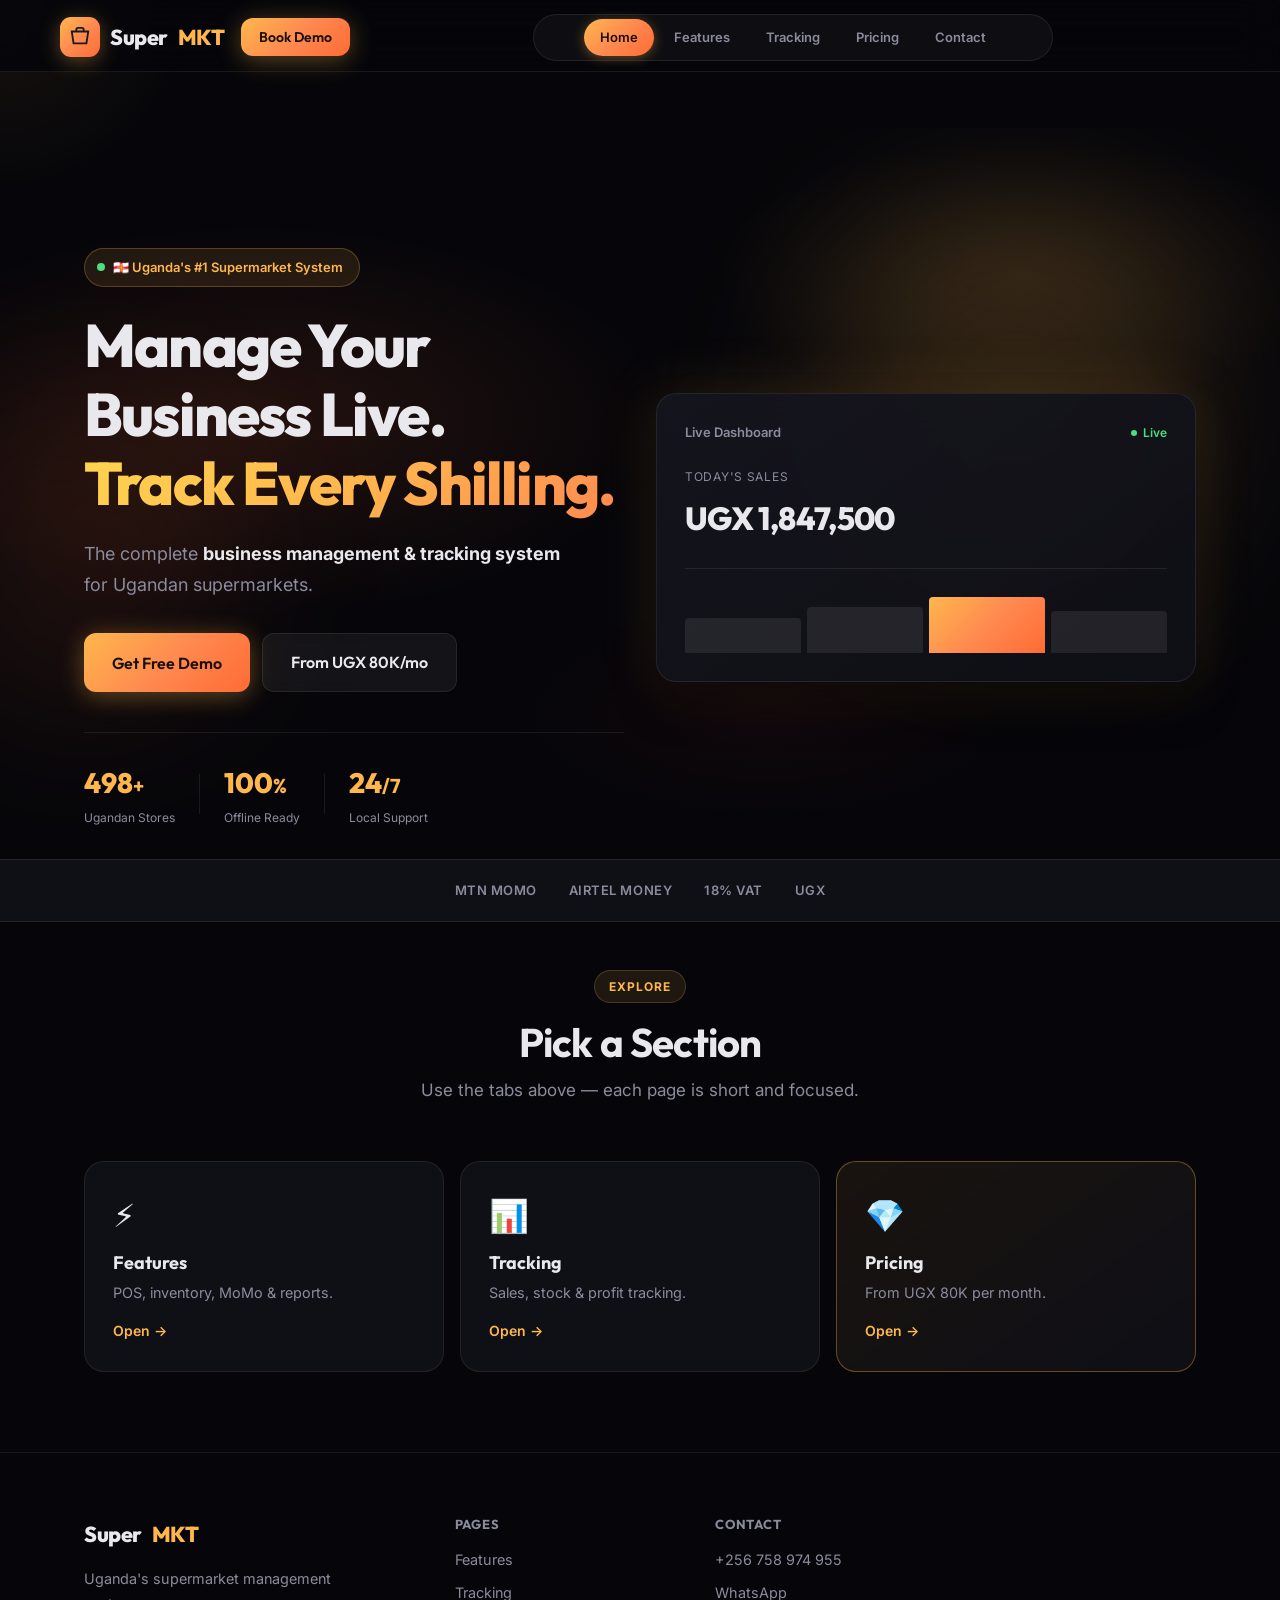
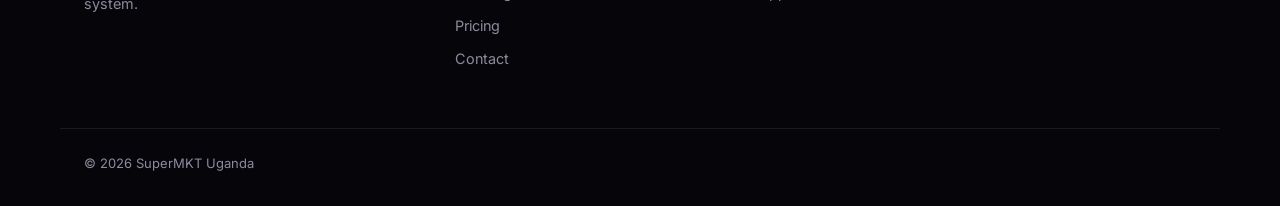
<file: index.html>
<!DOCTYPE html>
<html lang="en">
<head>
    <meta charset="UTF-8">
    <meta name="viewport" content="width=device-width, initial-scale=1.0">
    <title>Home | SuperMKT Uganda</title>
    <meta name="description" content="Uganda's #1 supermarket POS and business management system. From UGX 80,000/month.">
    <link rel="icon" type="image/png" href="logo.png">
    <link rel="apple-touch-icon" href="logo.png">
    <meta property="og:type" content="website">
    <meta property="og:site_name" content="SuperMKT Uganda">
    <meta property="og:title" content="Home | SuperMKT Uganda">
    <meta property="og:description" content="Uganda's #1 supermarket POS and business management system. From UGX 80,000/month.">
    <meta property="og:url" content="/">
    <meta property="og:image" content="/og-image.jpg">
    <meta property="og:image:type" content="image/jpeg">
    <meta property="og:image:width" content="1200">
    <meta property="og:image:height" content="630">
    <meta property="og:image:alt" content="ERP Family Supermarket - SuperMKT Uganda">
    <meta name="twitter:card" content="summary_large_image">
    <meta name="twitter:title" content="Home | SuperMKT Uganda">
    <meta name="twitter:description" content="Uganda's #1 supermarket POS and business management system. From UGX 80,000/month.">
    <meta name="twitter:image" content="/og-image.jpg">
    <meta name="twitter:image:alt" content="ERP Family Supermarket - SuperMKT Uganda">
    <link rel="image_src" href="/og-image.jpg">
    <meta itemprop="image" content="/og-image.jpg">
    <link rel="stylesheet" href="styles.css">
    <link rel="preconnect" href="https://fonts.googleapis.com">
    <link rel="preconnect" href="https://fonts.gstatic.com" crossorigin>
    <link href="https://fonts.googleapis.com/css2?family=Outfit:wght@400;500;600;700;800&family=Inter:wght@400;500;600&display=swap" rel="stylesheet">
</head>
<body data-page="home">
    <div class="cursor-glow" id="cursorGlow" aria-hidden="true"></div>

    <header class="site-header" id="nav">
        <div class="wrap header-inner">
            <a href="index.html" class="brand">
                <span class="brand-icon"><svg width="22" height="22" viewBox="0 0 24 24" fill="none"><path d="M3 6h18l-2 13H5L3 6z" stroke="currentColor" stroke-width="2"/><path d="M8 6V4a2 2 0 012-2h4a2 2 0 012 2v2" stroke="currentColor" stroke-width="2"/></svg></span>
                Super<span class="brand-accent">MKT</span>
            </a>
            <nav class="page-tabs" aria-label="Pages">
                <a href="index.html" class="page-tab" data-page="home">Home</a>
                <a href="features.html" class="page-tab" data-page="features">Features</a>
                <a href="tracking.html" class="page-tab" data-page="tracking">Tracking</a>
                <a href="pricing.html" class="page-tab" data-page="pricing">Pricing</a>
                <a href="contact.html" class="page-tab" data-page="contact">Contact</a>
            </nav>
            <button class="btn btn-gold btn-sm header-cta" data-open-modal="demo">Book Demo</button>
            <button class="nav-toggle" id="navToggle" aria-label="Menu"><span></span><span></span><span></span></button>
        </div>
    </header>

    <main class="page-main">
        <section class="hero hero-compact">
            <div class="hero-mesh" aria-hidden="true"></div>
            <div class="hero-orb hero-orb-1" aria-hidden="true"></div>
            <div class="hero-orb hero-orb-2" aria-hidden="true"></div>
            <div class="wrap hero-inner">
                <div class="hero-content reveal">
                    <div class="pill"><span class="pill-dot"></span> &#127468;&#127468; Uganda's #1 Supermarket System</div>
                    <h1>Manage Your Business Live.<br><span class="text-gradient">Track Every Shilling.</span></h1>
                    <p class="hero-sub">The complete <strong>business management &amp; tracking system</strong> for Ugandan supermarkets.</p>
                    <div class="hero-btns">
                        <button class="btn btn-gold btn-lg" data-open-modal="demo">Get Free Demo</button>
                        <a href="pricing.html" class="btn btn-glass btn-lg">From UGX 80K/mo</a>
                    </div>
                    <div class="hero-metrics">
                        <div class="metric" data-count="500"><span class="metric-num">0</span><span class="metric-suffix">+</span><span class="metric-label">Ugandan Stores</span></div>
                        <div class="metric-divider"></div>
                        <div class="metric"><span class="metric-num">100</span><span class="metric-suffix">%</span><span class="metric-label">Offline Ready</span></div>
                        <div class="metric-divider"></div>
                        <div class="metric"><span class="metric-num">24</span><span class="metric-suffix">/7</span><span class="metric-label">Local Support</span></div>
                    </div>
                </div>
                <div class="hero-panel reveal delay">
                    <div class="panel-glass">
                        <div class="panel-header"><span class="panel-title">Live Dashboard</span><span class="panel-live"><span></span> Live</span></div>
                        <div class="panel-hero-stat">
                            <span class="panel-label">Today's Sales</span>
                            <span class="panel-big" id="liveSales">UGX 1,847,500</span>
                        </div>
                        <div class="panel-bars" aria-hidden="true">
                            <div class="bar" style="--h:55%"></div><div class="bar" style="--h:72%"></div><div class="bar active" style="--h:88%"></div><div class="bar" style="--h:65%"></div>
                        </div>
                    </div>
                </div>
            </div>
        </section>
        <section class="strip"><div class="wrap strip-inner"><span>MTN MoMo</span><span>Airtel Money</span><span>18% VAT</span><span>UGX</span></div></section>
        <section class="section explore-section">
            <div class="wrap">
                <div class="section-head reveal"><span class="tag">Explore</span><h2>Pick a Section</h2><p>Use the tabs above — each page is short and focused.</p></div>
                <div class="explore-grid reveal">
                    <a href="features.html" class="explore-card"><span class="explore-icon">&#9889;</span><h3>Features</h3><p>POS, inventory, MoMo &amp; reports.</p><span class="explore-link">Open &rarr;</span></a>
                    <a href="tracking.html" class="explore-card"><span class="explore-icon">&#128202;</span><h3>Tracking</h3><p>Sales, stock &amp; profit tracking.</p><span class="explore-link">Open &rarr;</span></a>
                    <a href="pricing.html" class="explore-card featured-explore"><span class="explore-icon">&#128142;</span><h3>Pricing</h3><p>From UGX 80K per month.</p><span class="explore-link">Open &rarr;</span></a>
                </div>
            </div>
        </section>
    </main>

    <footer class="footer">
        <div class="wrap footer-grid">
            <div class="footer-brand"><a href="index.html" class="brand">Super<span class="brand-accent">MKT</span></a><p>Uganda's supermarket management system.</p></div>
            <div class="footer-col"><h4>Pages</h4><a href="features.html">Features</a><a href="tracking.html">Tracking</a><a href="pricing.html">Pricing</a><a href="contact.html">Contact</a></div>
            <div class="footer-col"><h4>Contact</h4><a href="tel:+256758974955">+256 758 974 955</a><a href="https://wa.me/256779654710">WhatsApp</a></div>
        </div>
        <div class="wrap footer-bottom"><p>&copy; 2026 SuperMKT Uganda</p></div>
    </footer>

    <div class="modal-overlay" id="modalOverlay" aria-hidden="true">
        <div class="modal" role="dialog" aria-modal="true">
            <button class="modal-close" id="modalClose" aria-label="Close">&times;</button>
            <div class="modal-header"><span class="tag">Free Demo</span><h2>Book Your Free Demo</h2></div>
            <form id="demoForm" class="modal-form">
                <div class="form-grid">
                    <div class="field"><label for="demoName">Name</label><input type="text" id="demoName" required></div>
                    <div class="field"><label for="demoPhone">Phone</label><input type="tel" id="demoPhone" required></div>
                </div>
                <div class="field"><label for="demoCity">City</label><input type="text" id="demoCity" required></div>
                <div class="field"><label for="demoPlan">Plan</label><select id="demoPlan"><option value="Starter">Starter 80K</option><option value="Professional" selected>Professional 120K</option><option value="Enterprise">Enterprise 150K</option></select></div>
                <div class="field"><label for="demoMsg">Message</label><textarea id="demoMsg" rows="3"></textarea></div>
                <button type="submit" class="btn btn-gold btn-block btn-lg">Send via WhatsApp</button>
            </form>
        </div>
    </div>
    <script src="script.js"></script>
</body>
</html>
</file>
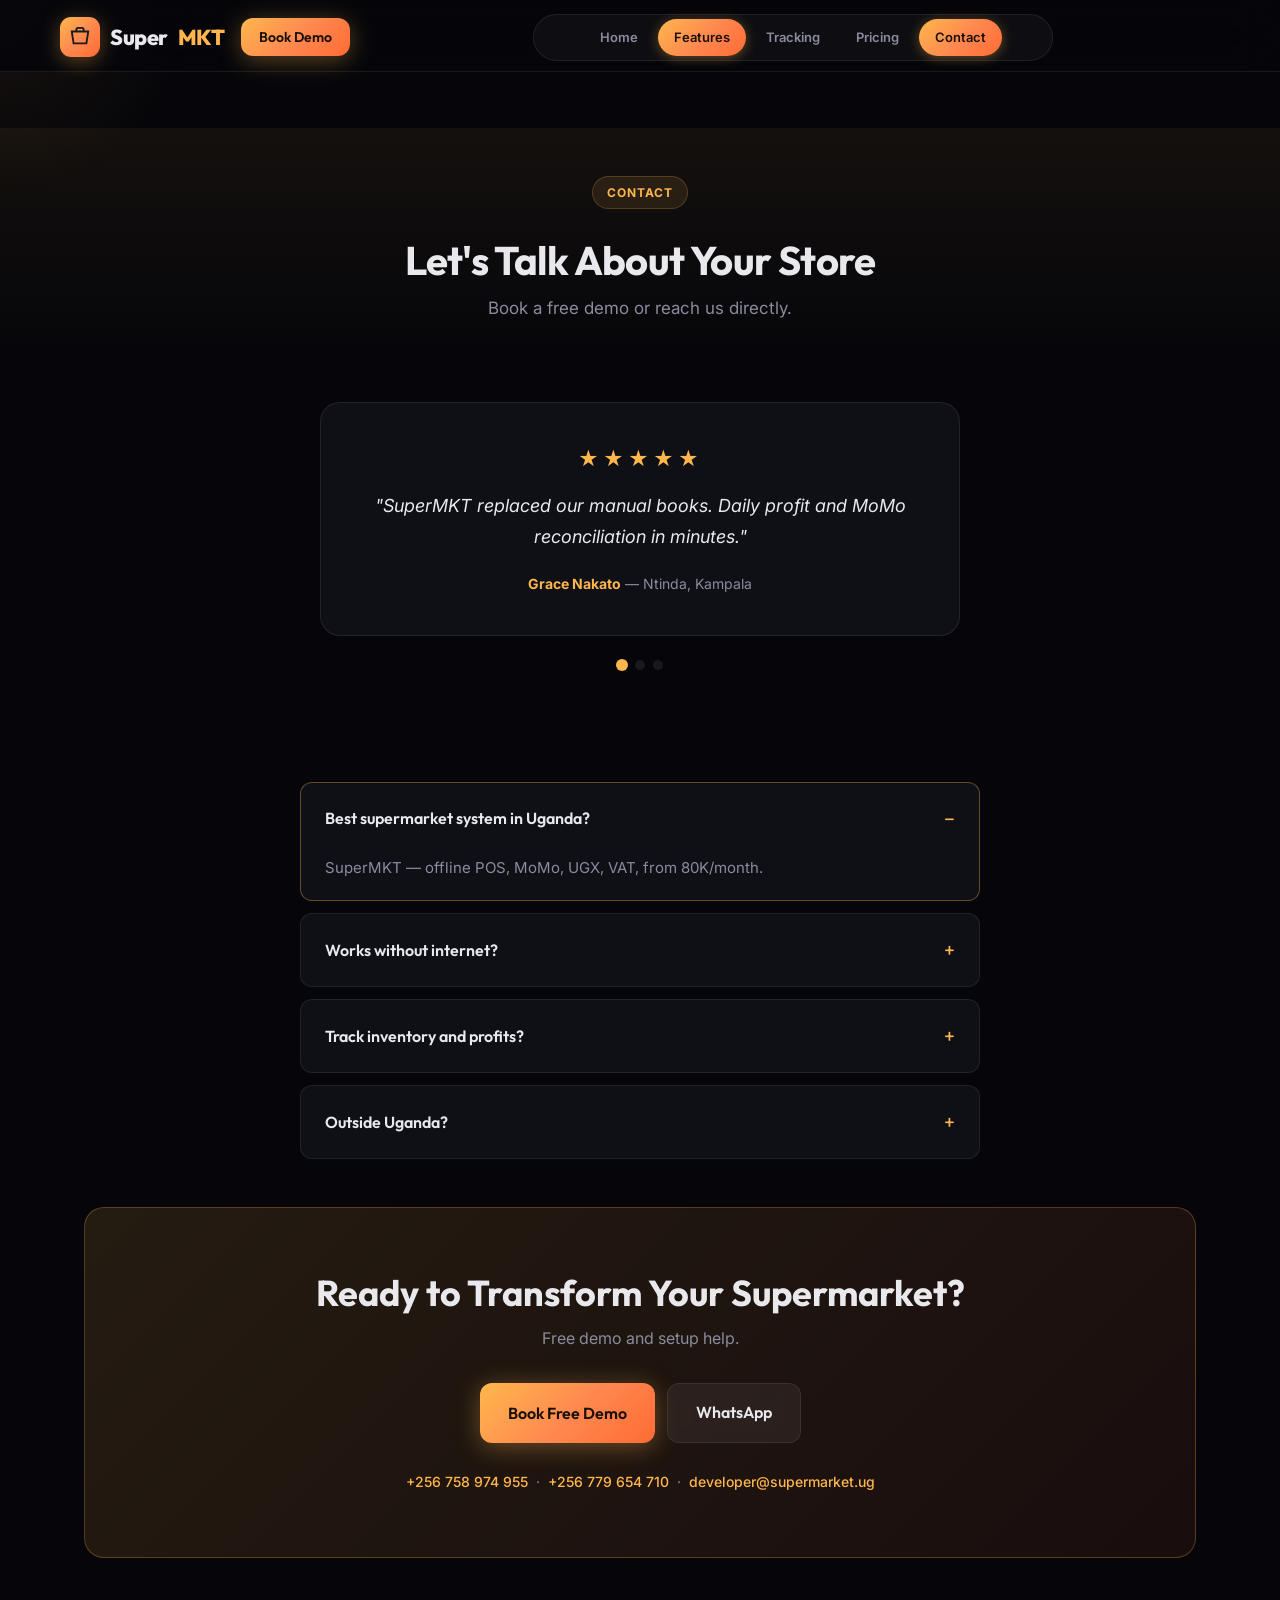
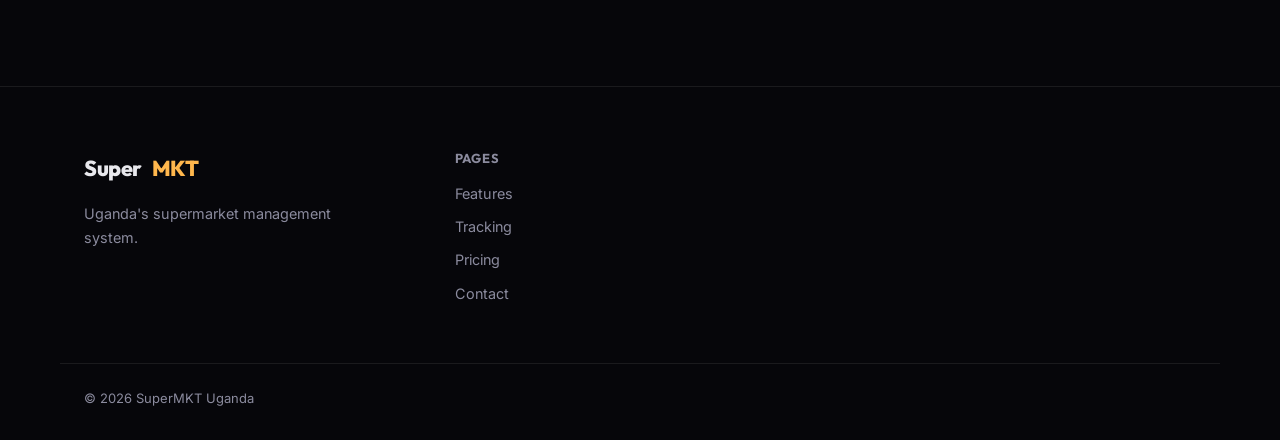
<file: contact.html>
<!DOCTYPE html>
<html lang="en">
<head>
    <meta charset="UTF-8">
    <meta name="viewport" content="width=device-width, initial-scale=1.0">
    <title>Contact | SuperMKT Uganda</title>
    <meta name="description" content="Contact SuperMKT Uganda for a free demo.">
    <link rel="icon" type="image/png" href="logo.png">
    <link rel="apple-touch-icon" href="logo.png">
    <meta property="og:type" content="website">
    <meta property="og:site_name" content="SuperMKT Uganda">
    <meta property="og:title" content="Contact | SuperMKT Uganda">
    <meta property="og:description" content="Contact SuperMKT Uganda for a free demo.">
    <meta property="og:url" content="/contact.html">
    <meta property="og:image" content="/og-image.jpg">
    <meta property="og:image:type" content="image/jpeg">
    <meta property="og:image:width" content="1200">
    <meta property="og:image:height" content="630">
    <meta property="og:image:alt" content="ERP Family Supermarket - SuperMKT Uganda">
    <meta name="twitter:card" content="summary_large_image">
    <meta name="twitter:title" content="Contact | SuperMKT Uganda">
    <meta name="twitter:description" content="Contact SuperMKT Uganda for a free demo.">
    <meta name="twitter:image" content="/og-image.jpg">
    <meta name="twitter:image:alt" content="ERP Family Supermarket - SuperMKT Uganda">
    <link rel="image_src" href="/og-image.jpg">
    <meta itemprop="image" content="/og-image.jpg">
    <link rel="stylesheet" href="styles.css">
    <link rel="preconnect" href="https://fonts.googleapis.com">
    <link rel="preconnect" href="https://fonts.gstatic.com" crossorigin>
    <link href="https://fonts.googleapis.com/css2?family=Outfit:wght@400;500;600;700;800&family=Inter:wght@400;500;600&display=swap" rel="stylesheet">
</head>
<body data-page="contact">
    <div class="cursor-glow" id="cursorGlow" aria-hidden="true"></div>
    <header class="site-header" id="nav">
        <div class="wrap header-inner">
            <a href="index.html" class="brand"><span class="brand-icon"><svg width="22" height="22" viewBox="0 0 24 24" fill="none"><path d="M3 6h18l-2 13H5L3 6z" stroke="currentColor" stroke-width="2"/><path d="M8 6V4a2 2 0 012-2h4a2 2 0 012 2v2" stroke="currentColor" stroke-width="2"/></svg></span>Super<span class="brand-accent">MKT</span></a>
            <nav class="page-tabs" aria-label="Pages">
                <a href="index.html" class="page-tab" data-page="home">Home</a>
                <a href="features.html" class="page-tab" data-page="contact">Features</a>
                <a href="tracking.html" class="page-tab" data-page="tracking">Tracking</a>
                <a href="pricing.html" class="page-tab" data-page="pricing">Pricing</a>
                <a href="contact.html" class="page-tab" data-page="contact">Contact</a>
            </nav>
            <button class="btn btn-gold btn-sm header-cta" data-open-modal="demo">Book Demo</button>
            <button class="nav-toggle" id="navToggle" aria-label="Menu"><span></span><span></span><span></span></button>
        </div>
    </header>
    <main class="page-main">
        <section class="page-hero"><div class="wrap"><span class="tag">Contact</span><h1>Let's Talk About Your Store</h1><p>Book a free demo or reach us directly.</p></div></section>
        <section class="section testimonials-section page-section"><div class="wrap">
            <div class="testimonial-slider reveal">
                <div class="t-card active" data-index="0"><div class="t-stars">★★★★★</div><p>"SuperMKT replaced our manual books. Daily profit and MoMo reconciliation in minutes."</p><footer><strong>Grace Nakato</strong> — Ntinda, Kampala</footer></div>
                <div class="t-card" data-index="1"><div class="t-stars">★★★★★</div><p>"Offline mode keeps sales going during power cuts."</p><footer><strong>David Okello</strong> — Jinja</footer></div>
                <div class="t-card" data-index="2"><div class="t-stars">★★★★★</div><p>"Best UGX 120K we spend monthly on our business."</p><footer><strong>Ruth Akello</strong> — Entebbe</footer></div>
                <div class="t-dots"><button class="t-dot active" data-slide="0"></button><button class="t-dot" data-slide="1"></button><button class="t-dot" data-slide="2"></button></div>
            </div>
        </section>
        <section class="section faq-section page-section"><div class="wrap"><div class="faq-grid reveal">
            <details class="faq" open><summary>Best supermarket system in Uganda?</summary><p>SuperMKT — offline POS, MoMo, UGX, VAT, from 80K/month.</p></details>
            <details class="faq"><summary>Works without internet?</summary><p>Yes. Sell offline; data syncs when online.</p></details>
            <details class="faq"><summary>Track inventory and profits?</summary><p>Real-time stock, expiry alerts, P and L reports included.</p></details>
            <details class="faq"><summary>Outside Uganda?</summary><p>Primary focus is Uganda; also Kenya, Tanzania, Rwanda, Burundi, South Sudan.</p></details>
        </div></div>
        <section class="section cta-section page-section"><div class="wrap"><div class="cta-box reveal">
            <h2>Ready to Transform Your Supermarket?</h2><p>Free demo and setup help.</p>
            <div class="cta-btns"><button class="btn btn-gold btn-lg" data-open-modal="demo">Book Free Demo</button><a href="https://wa.me/256779654710" class="btn btn-glass btn-lg" target="_blank" rel="noopener">WhatsApp</a></div>
            <div class="cta-contacts"><a href="tel:+256758974955">+256 758 974 955</a><span>·</span><a href="tel:+256779654710">+256 779 654 710</a><span>·</span><a href="mailto:developer@supermarket.ug">developer@supermarket.ug</a></div>
        </div></div></section>
    </main>
    <footer class="footer"><div class="wrap footer-grid"><div class="footer-brand"><a href="index.html" class="brand">Super<span class="brand-accent">MKT</span></a><p>Uganda's supermarket management system.</p></div><div class="footer-col"><h4>Pages</h4><a href="features.html">Features</a><a href="tracking.html">Tracking</a><a href="pricing.html">Pricing</a><a href="contact.html">Contact</a></div></div><div class="wrap footer-bottom"><p>&copy; 2026 SuperMKT Uganda</p></div></footer>
    <div class="modal-overlay" id="modalOverlay" aria-hidden="true"><div class="modal" role="dialog" aria-modal="true"><button class="modal-close" id="modalClose" aria-label="Close">&times;</button><div class="modal-header"><span class="tag">Free Demo</span><h2>Book Your Free Demo</h2></div><form id="demoForm" class="modal-form"><div class="form-grid"><div class="field"><label for="demoName">Name</label><input type="text" id="demoName" required></div><div class="field"><label for="demoPhone">Phone</label><input type="tel" id="demoPhone" required></div></div><div class="field"><label for="demoCity">City</label><input type="text" id="demoCity" required></div><div class="field"><label for="demoPlan">Plan</label><select id="demoPlan"><option value="Starter">Starter 80K</option><option value="Professional" selected>Professional 120K</option><option value="Enterprise">Enterprise 150K</option></select></div><div class="field"><label for="demoMsg">Message</label><textarea id="demoMsg" rows="3"></textarea></div><button type="submit" class="btn btn-gold btn-block btn-lg">Send via WhatsApp</button></form></div></div>
    <script src="script.js"></script>
</body>
</html>
</file>
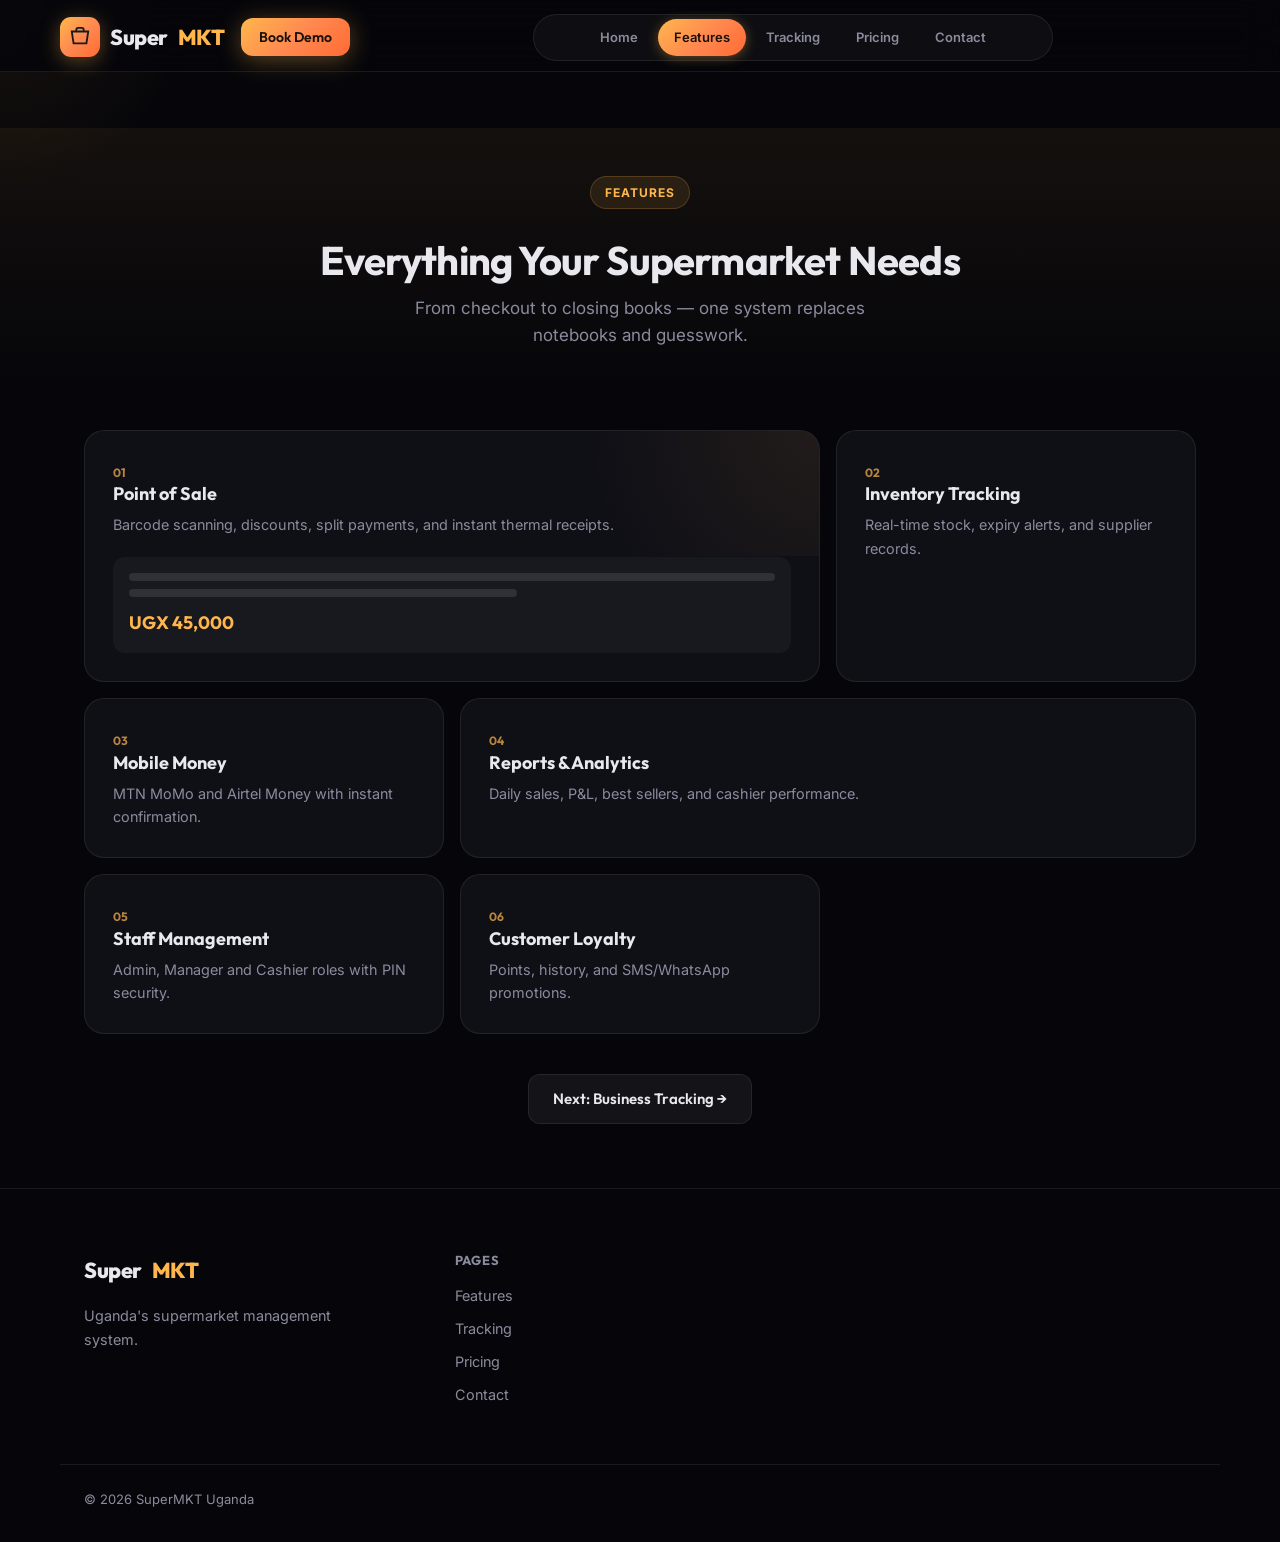
<file: features.html>
<!DOCTYPE html>
<html lang="en">
<head>
    <meta charset="UTF-8">
    <meta name="viewport" content="width=device-width, initial-scale=1.0">
    <title>Features | SuperMKT Uganda</title>
    <meta name="description" content="POS, inventory, mobile money, reports and more for Ugandan supermarkets.">
    <link rel="icon" type="image/png" href="logo.png">
    <link rel="apple-touch-icon" href="logo.png">
    <meta property="og:type" content="website">
    <meta property="og:site_name" content="SuperMKT Uganda">
    <meta property="og:title" content="Features | SuperMKT Uganda">
    <meta property="og:description" content="POS, inventory, mobile money, reports and more for Ugandan supermarkets.">
    <meta property="og:url" content="/features.html">
    <meta property="og:image" content="/og-image.jpg">
    <meta property="og:image:type" content="image/jpeg">
    <meta property="og:image:width" content="1200">
    <meta property="og:image:height" content="630">
    <meta property="og:image:alt" content="ERP Family Supermarket - SuperMKT Uganda">
    <meta name="twitter:card" content="summary_large_image">
    <meta name="twitter:title" content="Features | SuperMKT Uganda">
    <meta name="twitter:description" content="POS, inventory, mobile money, reports and more for Ugandan supermarkets.">
    <meta name="twitter:image" content="/og-image.jpg">
    <meta name="twitter:image:alt" content="ERP Family Supermarket - SuperMKT Uganda">
    <link rel="image_src" href="/og-image.jpg">
    <meta itemprop="image" content="/og-image.jpg">
    <link rel="stylesheet" href="styles.css">
    <link rel="preconnect" href="https://fonts.googleapis.com">
    <link rel="preconnect" href="https://fonts.gstatic.com" crossorigin>
    <link href="https://fonts.googleapis.com/css2?family=Outfit:wght@400;500;600;700;800&family=Inter:wght@400;500;600&display=swap" rel="stylesheet">
</head>
<body data-page="features">
    <div class="cursor-glow" id="cursorGlow" aria-hidden="true"></div>
    <header class="site-header" id="nav">
        <div class="wrap header-inner">
            <a href="index.html" class="brand"><span class="brand-icon"><svg width="22" height="22" viewBox="0 0 24 24" fill="none"><path d="M3 6h18l-2 13H5L3 6z" stroke="currentColor" stroke-width="2"/><path d="M8 6V4a2 2 0 012-2h4a2 2 0 012 2v2" stroke="currentColor" stroke-width="2"/></svg></span>Super<span class="brand-accent">MKT</span></a>
            <nav class="page-tabs" aria-label="Pages">
                <a href="index.html" class="page-tab" data-page="home">Home</a>
                <a href="features.html" class="page-tab" data-page="features">Features</a>
                <a href="tracking.html" class="page-tab" data-page="tracking">Tracking</a>
                <a href="pricing.html" class="page-tab" data-page="pricing">Pricing</a>
                <a href="contact.html" class="page-tab" data-page="contact">Contact</a>
            </nav>
            <button class="btn btn-gold btn-sm header-cta" data-open-modal="demo">Book Demo</button>
            <button class="nav-toggle" id="navToggle" aria-label="Menu"><span></span><span></span><span></span></button>
        </div>
    </header>
    <main class="page-main">
        <section class="page-hero"><div class="wrap"><span class="tag">Features</span><h1>Everything Your Supermarket Needs</h1><p>From checkout to closing books — one system replaces notebooks and guesswork.</p></div></section>
        <section class="section features-section page-section">
            <div class="wrap">
                <div class="bento reveal">
                    <article class="bento-card bento-lg" data-tilt><div class="bento-glow"></div><span class="bento-num">01</span><h3>Point of Sale</h3><p>Barcode scanning, discounts, split payments, and instant thermal receipts.</p><div class="bento-visual pos-visual"><div class="pos-line"></div><div class="pos-line short"></div><div class="pos-total">UGX 45,000</div></div></article>
                    <article class="bento-card" data-tilt><span class="bento-num">02</span><h3>Inventory Tracking</h3><p>Real-time stock, expiry alerts, and supplier records.</p></article>
                    <article class="bento-card" data-tilt><span class="bento-num">03</span><h3>Mobile Money</h3><p>MTN MoMo and Airtel Money with instant confirmation.</p></article>
                    <article class="bento-card bento-wide" data-tilt><span class="bento-num">04</span><h3>Reports &amp; Analytics</h3><p>Daily sales, P&amp;L, best sellers, and cashier performance.</p></article>
                    <article class="bento-card" data-tilt><span class="bento-num">05</span><h3>Staff Management</h3><p>Admin, Manager and Cashier roles with PIN security.</p></article>
                    <article class="bento-card" data-tilt><span class="bento-num">06</span><h3>Customer Loyalty</h3><p>Points, history, and SMS/WhatsApp promotions.</p></article>
                </div>
                <p class="page-nav-hint reveal"><a href="tracking.html" class="btn btn-glass">Next: Business Tracking &rarr;</a></p>
            </div>
        </section>
    </main>
    <footer class="footer"><div class="wrap footer-grid"><div class="footer-brand"><a href="index.html" class="brand">Super<span class="brand-accent">MKT</span></a><p>Uganda's supermarket management system.</p></div><div class="footer-col"><h4>Pages</h4><a href="features.html">Features</a><a href="tracking.html">Tracking</a><a href="pricing.html">Pricing</a><a href="contact.html">Contact</a></div></div><div class="wrap footer-bottom"><p>&copy; 2026 SuperMKT Uganda</p></div></footer>
    <div class="modal-overlay" id="modalOverlay" aria-hidden="true"><div class="modal" role="dialog" aria-modal="true"><button class="modal-close" id="modalClose" aria-label="Close">&times;</button><div class="modal-header"><span class="tag">Free Demo</span><h2>Book Your Free Demo</h2></div><form id="demoForm" class="modal-form"><div class="form-grid"><div class="field"><label for="demoName">Name</label><input type="text" id="demoName" required></div><div class="field"><label for="demoPhone">Phone</label><input type="tel" id="demoPhone" required></div></div><div class="field"><label for="demoCity">City</label><input type="text" id="demoCity" required></div><div class="field"><label for="demoPlan">Plan</label><select id="demoPlan"><option value="Starter">Starter 80K</option><option value="Professional" selected>Professional 120K</option><option value="Enterprise">Enterprise 150K</option></select></div><div class="field"><label for="demoMsg">Message</label><textarea id="demoMsg" rows="3"></textarea></div><button type="submit" class="btn btn-gold btn-block btn-lg">Send via WhatsApp</button></form></div></div>
    <script src="script.js"></script>
</body>
</html>
</file>
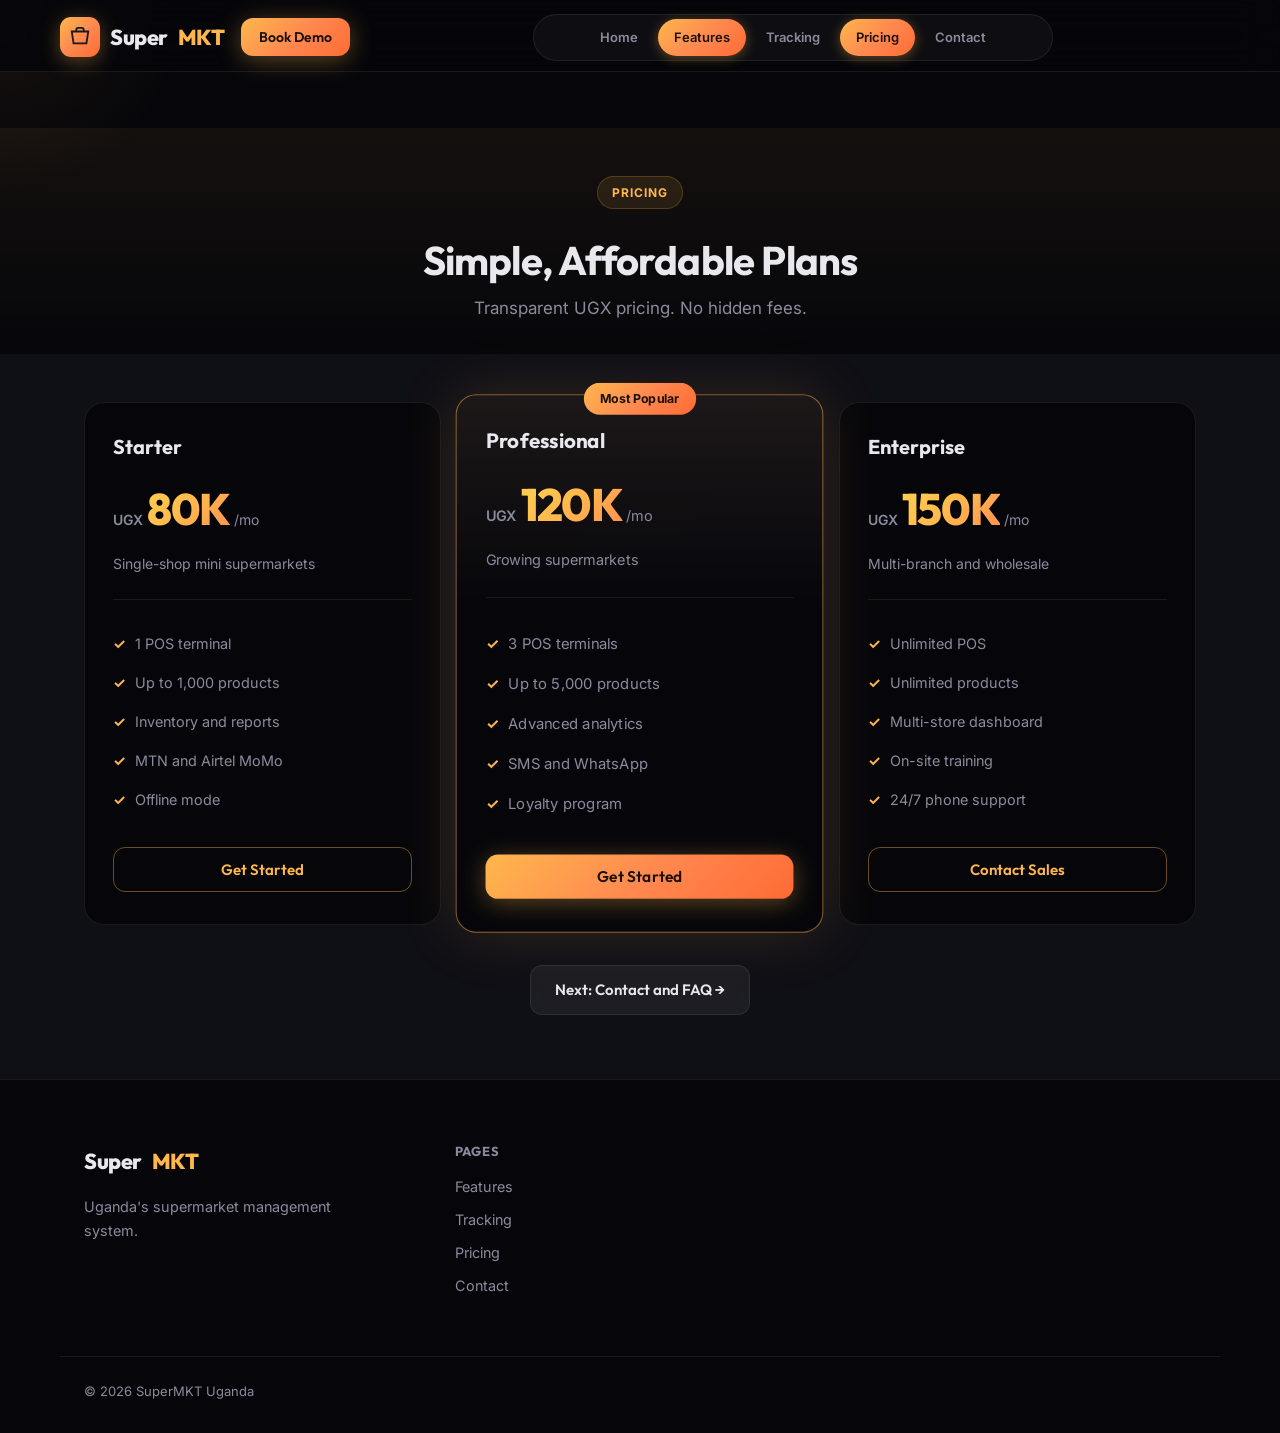
<file: pricing.html>
<!DOCTYPE html>
<html lang="en">
<head>
    <meta charset="UTF-8">
    <meta name="viewport" content="width=device-width, initial-scale=1.0">
    <title>Pricing | SuperMKT Uganda</title>
    <meta name="description" content="Plans from UGX 80K per month.">
    <link rel="icon" type="image/png" href="logo.png">
    <link rel="apple-touch-icon" href="logo.png">
    <meta property="og:type" content="website">
    <meta property="og:site_name" content="SuperMKT Uganda">
    <meta property="og:title" content="Pricing | SuperMKT Uganda">
    <meta property="og:description" content="Plans from UGX 80K per month.">
    <meta property="og:url" content="/pricing.html">
    <meta property="og:image" content="/og-image.jpg">
    <meta property="og:image:type" content="image/jpeg">
    <meta property="og:image:width" content="1200">
    <meta property="og:image:height" content="630">
    <meta property="og:image:alt" content="ERP Family Supermarket - SuperMKT Uganda">
    <meta name="twitter:card" content="summary_large_image">
    <meta name="twitter:title" content="Pricing | SuperMKT Uganda">
    <meta name="twitter:description" content="Plans from UGX 80K per month.">
    <meta name="twitter:image" content="/og-image.jpg">
    <meta name="twitter:image:alt" content="ERP Family Supermarket - SuperMKT Uganda">
    <link rel="image_src" href="/og-image.jpg">
    <meta itemprop="image" content="/og-image.jpg">
    <link rel="stylesheet" href="styles.css">
    <link rel="preconnect" href="https://fonts.googleapis.com">
    <link rel="preconnect" href="https://fonts.gstatic.com" crossorigin>
    <link href="https://fonts.googleapis.com/css2?family=Outfit:wght@400;500;600;700;800&family=Inter:wght@400;500;600&display=swap" rel="stylesheet">
</head>
<body data-page="pricing">
    <div class="cursor-glow" id="cursorGlow" aria-hidden="true"></div>
    <header class="site-header" id="nav">
        <div class="wrap header-inner">
            <a href="index.html" class="brand"><span class="brand-icon"><svg width="22" height="22" viewBox="0 0 24 24" fill="none"><path d="M3 6h18l-2 13H5L3 6z" stroke="currentColor" stroke-width="2"/><path d="M8 6V4a2 2 0 012-2h4a2 2 0 012 2v2" stroke="currentColor" stroke-width="2"/></svg></span>Super<span class="brand-accent">MKT</span></a>
            <nav class="page-tabs" aria-label="Pages">
                <a href="index.html" class="page-tab" data-page="home">Home</a>
                <a href="features.html" class="page-tab" data-page="pricing">Features</a>
                <a href="tracking.html" class="page-tab" data-page="tracking">Tracking</a>
                <a href="pricing.html" class="page-tab" data-page="pricing">Pricing</a>
                <a href="contact.html" class="page-tab" data-page="contact">Contact</a>
            </nav>
            <button class="btn btn-gold btn-sm header-cta" data-open-modal="demo">Book Demo</button>
            <button class="nav-toggle" id="navToggle" aria-label="Menu"><span></span><span></span><span></span></button>
        </div>
    </header>
    <main class="page-main">
        <section class="page-hero"><div class="wrap"><span class="tag">Pricing</span><h1>Simple, Affordable Plans</h1><p>Transparent UGX pricing. No hidden fees.</p></div></section>
        <section class="section pricing-section page-section"><div class="wrap">
            <div class="pricing-cards reveal">
                <article class="price-card"><h3>Starter</h3><div class="price"><span class="price-cur">UGX</span><span class="price-amt">80K</span><span class="price-per">/mo</span></div><p class="price-desc">Single-shop mini supermarkets</p><ul><li>1 POS terminal</li><li>Up to 1,000 products</li><li>Inventory and reports</li><li>MTN and Airtel MoMo</li><li>Offline mode</li></ul><button class="btn btn-outline btn-block" data-open-modal="demo" data-plan="Starter">Get Started</button></article>
                <article class="price-card featured"><span class="price-badge">Most Popular</span><h3>Professional</h3><div class="price"><span class="price-cur">UGX</span><span class="price-amt">120K</span><span class="price-per">/mo</span></div><p class="price-desc">Growing supermarkets</p><ul><li>3 POS terminals</li><li>Up to 5,000 products</li><li>Advanced analytics</li><li>SMS and WhatsApp</li><li>Loyalty program</li></ul><button class="btn btn-gold btn-block" data-open-modal="demo" data-plan="Professional">Get Started</button></article>
                <article class="price-card"><h3>Enterprise</h3><div class="price"><span class="price-cur">UGX</span><span class="price-amt">150K</span><span class="price-per">/mo</span></div><p class="price-desc">Multi-branch and wholesale</p><ul><li>Unlimited POS</li><li>Unlimited products</li><li>Multi-store dashboard</li><li>On-site training</li><li>24/7 phone support</li></ul><button class="btn btn-outline btn-block" data-open-modal="demo" data-plan="Enterprise">Contact Sales</button></article>
            </div>
            <p class="page-nav-hint reveal"><a href="contact.html" class="btn btn-glass">Next: Contact and FAQ &rarr;</a></p>
        </div></section></main>
    <footer class="footer"><div class="wrap footer-grid"><div class="footer-brand"><a href="index.html" class="brand">Super<span class="brand-accent">MKT</span></a><p>Uganda's supermarket management system.</p></div><div class="footer-col"><h4>Pages</h4><a href="features.html">Features</a><a href="tracking.html">Tracking</a><a href="pricing.html">Pricing</a><a href="contact.html">Contact</a></div></div><div class="wrap footer-bottom"><p>&copy; 2026 SuperMKT Uganda</p></div></footer>
    <div class="modal-overlay" id="modalOverlay" aria-hidden="true"><div class="modal" role="dialog" aria-modal="true"><button class="modal-close" id="modalClose" aria-label="Close">&times;</button><div class="modal-header"><span class="tag">Free Demo</span><h2>Book Your Free Demo</h2></div><form id="demoForm" class="modal-form"><div class="form-grid"><div class="field"><label for="demoName">Name</label><input type="text" id="demoName" required></div><div class="field"><label for="demoPhone">Phone</label><input type="tel" id="demoPhone" required></div></div><div class="field"><label for="demoCity">City</label><input type="text" id="demoCity" required></div><div class="field"><label for="demoPlan">Plan</label><select id="demoPlan"><option value="Starter">Starter 80K</option><option value="Professional" selected>Professional 120K</option><option value="Enterprise">Enterprise 150K</option></select></div><div class="field"><label for="demoMsg">Message</label><textarea id="demoMsg" rows="3"></textarea></div><button type="submit" class="btn btn-gold btn-block btn-lg">Send via WhatsApp</button></form></div></div>
    <script src="script.js"></script>
</body>
</html>
</file>
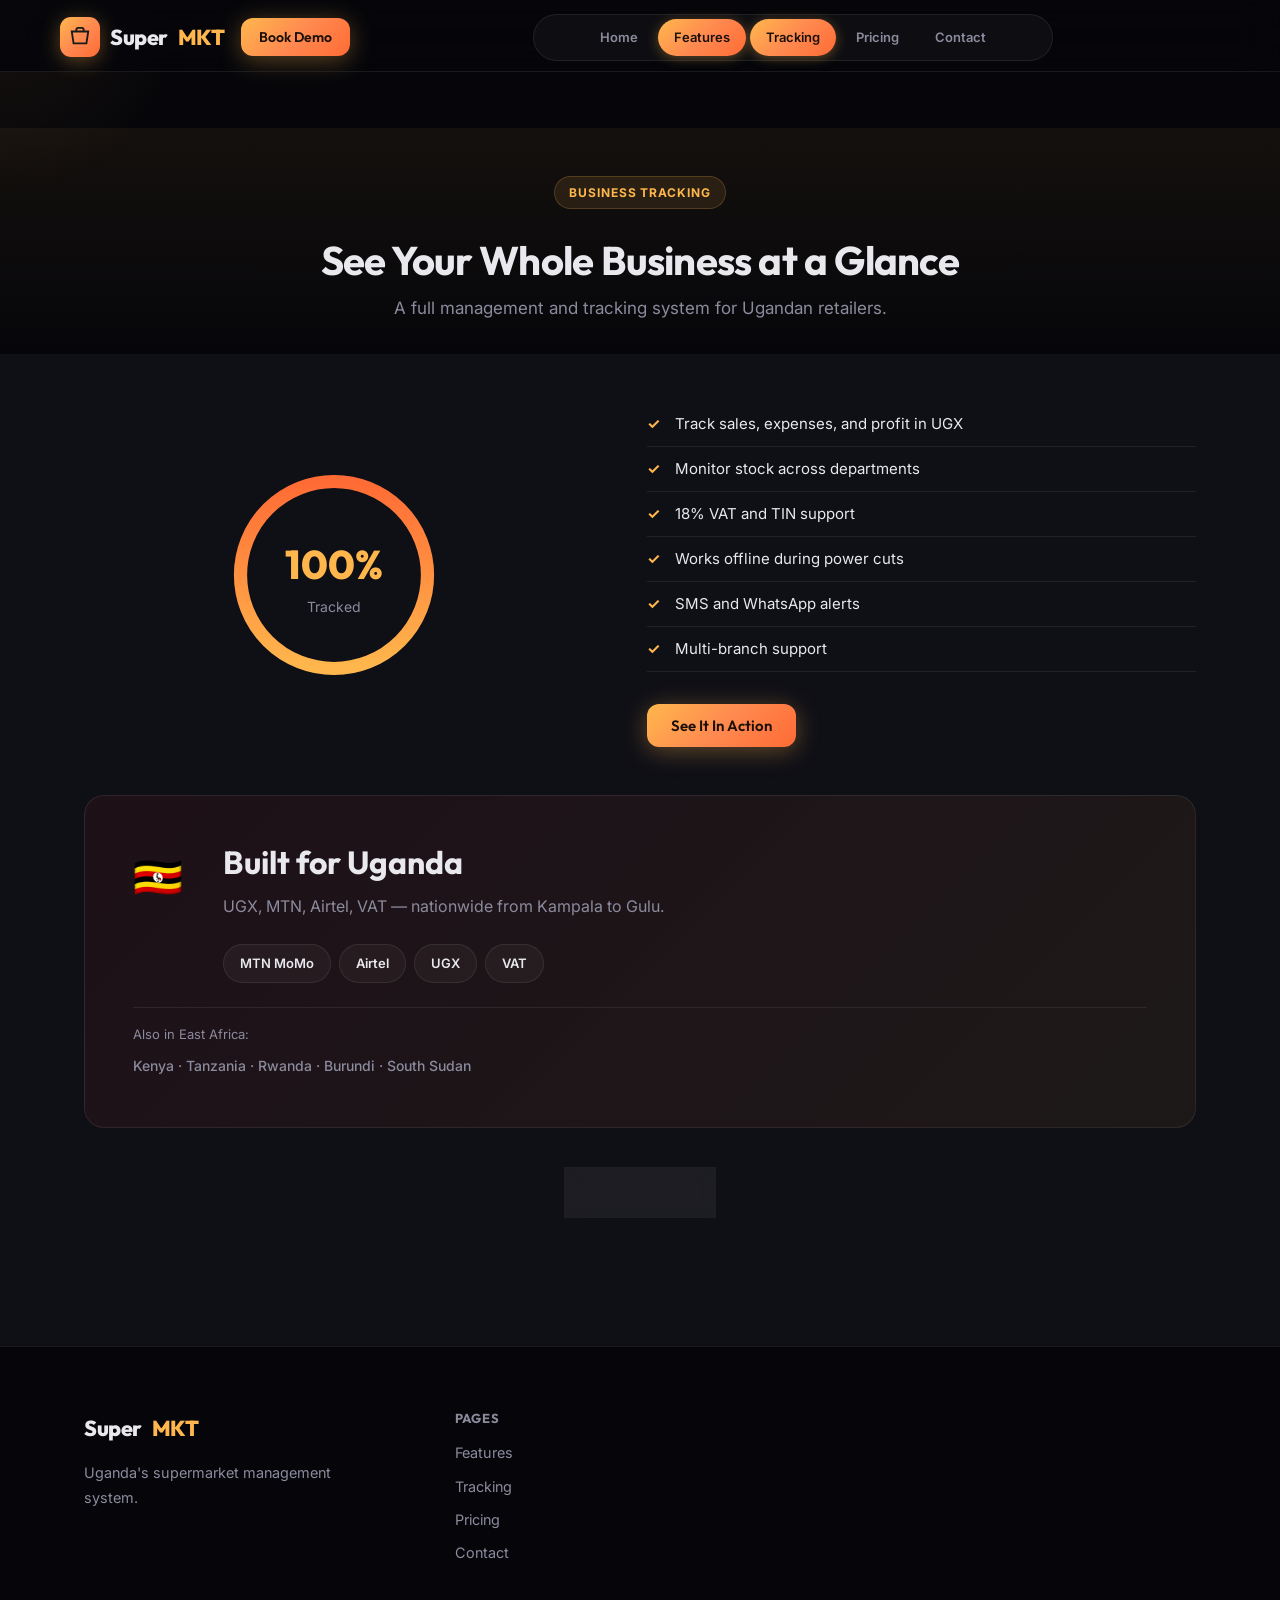
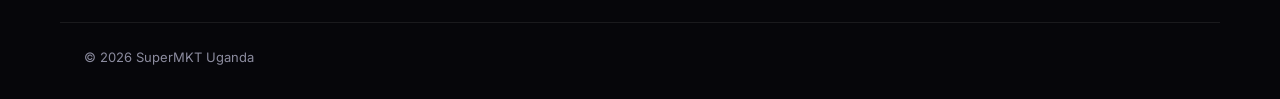
<file: tracking.html>
<!DOCTYPE html>
<html lang="en">
<head>
    <meta charset="UTF-8">
    <meta name="viewport" content="width=device-width, initial-scale=1.0">
    <title>Tracking | SuperMKT Uganda</title>
    <meta name="description" content="Business tracking for Ugandan supermarkets.">
    <link rel="icon" type="image/png" href="logo.png">
    <link rel="apple-touch-icon" href="logo.png">
    <meta property="og:type" content="website">
    <meta property="og:site_name" content="SuperMKT Uganda">
    <meta property="og:title" content="Tracking | SuperMKT Uganda">
    <meta property="og:description" content="Business tracking for Ugandan supermarkets.">
    <meta property="og:url" content="/tracking.html">
    <meta property="og:image" content="/og-image.jpg">
    <meta property="og:image:type" content="image/jpeg">
    <meta property="og:image:width" content="1200">
    <meta property="og:image:height" content="630">
    <meta property="og:image:alt" content="ERP Family Supermarket - SuperMKT Uganda">
    <meta name="twitter:card" content="summary_large_image">
    <meta name="twitter:title" content="Tracking | SuperMKT Uganda">
    <meta name="twitter:description" content="Business tracking for Ugandan supermarkets.">
    <meta name="twitter:image" content="/og-image.jpg">
    <meta name="twitter:image:alt" content="ERP Family Supermarket - SuperMKT Uganda">
    <link rel="image_src" href="/og-image.jpg">
    <meta itemprop="image" content="/og-image.jpg">
    <link rel="stylesheet" href="styles.css">
    <link rel="preconnect" href="https://fonts.googleapis.com">
    <link rel="preconnect" href="https://fonts.gstatic.com" crossorigin>
    <link href="https://fonts.googleapis.com/css2?family=Outfit:wght@400;500;600;700;800&family=Inter:wght@400;500;600&display=swap" rel="stylesheet">
</head>
<body data-page="tracking">
    <div class="cursor-glow" id="cursorGlow" aria-hidden="true"></div>
    <header class="site-header" id="nav">
        <div class="wrap header-inner">
            <a href="index.html" class="brand"><span class="brand-icon"><svg width="22" height="22" viewBox="0 0 24 24" fill="none"><path d="M3 6h18l-2 13H5L3 6z" stroke="currentColor" stroke-width="2"/><path d="M8 6V4a2 2 0 012-2h4a2 2 0 012 2v2" stroke="currentColor" stroke-width="2"/></svg></span>Super<span class="brand-accent">MKT</span></a>
            <nav class="page-tabs" aria-label="Pages">
                <a href="index.html" class="page-tab" data-page="home">Home</a>
                <a href="features.html" class="page-tab" data-page="tracking">Features</a>
                <a href="tracking.html" class="page-tab" data-page="tracking">Tracking</a>
                <a href="pricing.html" class="page-tab" data-page="pricing">Pricing</a>
                <a href="contact.html" class="page-tab" data-page="contact">Contact</a>
            </nav>
            <button class="btn btn-gold btn-sm header-cta" data-open-modal="demo">Book Demo</button>
            <button class="nav-toggle" id="navToggle" aria-label="Menu"><span></span><span></span><span></span></button>
        </div>
    </header>
    <main class="page-main">
        <section class="page-hero"><div class="wrap"><span class="tag">Business Tracking</span><h1>See Your Whole Business at a Glance</h1><p>A full management and tracking system for Ugandan retailers.</p></div></section>
        <section class="section tracking-section page-section"><div class="wrap tracking-layout">
            <div class="tracking-visual reveal"><div class="track-ring">
                <svg viewBox="0 0 200 200" class="ring-svg"><circle cx="100" cy="100" r="85" fill="none" stroke="rgba(255,183,77,0.15)" stroke-width="12"/><circle cx="100" cy="100" r="85" fill="none" stroke="url(#ringGrad)" stroke-width="12" stroke-linecap="round" stroke-dasharray="534" stroke-dashoffset="134" class="ring-progress"/><defs><linearGradient id="ringGrad" x1="0%" y1="0%" x2="100%" y2="0%"><stop offset="0%" stop-color="#FFB74D"/><stop offset="100%" stop-color="#FF6B35"/></linearGradient></defs></svg>
                <div class="ring-center"><span class="ring-val">100%</span><span class="ring-lbl">Tracked</span></div></div></div>
            <div class="tracking-copy reveal delay"><ul class="check-list">
                <li>Track sales, expenses, and profit in UGX</li><li>Monitor stock across departments</li><li>18% VAT and TIN support</li><li>Works offline during power cuts</li><li>SMS and WhatsApp alerts</li><li>Multi-branch support</li>
            </ul><button class="btn btn-gold" data-open-modal="demo">See It In Action</button></div></div>
        <section class="section uganda-section page-section"><div class="wrap"><div class="uganda-card reveal">
            <div class="uganda-flag">🇺🇬</div><div class="uganda-text"><h2>Built for Uganda</h2><p>UGX, MTN, Airtel, VAT — nationwide from Kampala to Gulu.</p></div>
            <div class="uganda-chips"><span>MTN MoMo</span><span>Airtel</span><span>UGX</span><span>VAT</span></div>
            <p class="uganda-expand"><small>Also in East Africa:</small><span class="ea-list">Kenya · Tanzania · Rwanda · Burundi · South Sudan</span></p>
        </div><p class="page-nav-hint reveal"><a href="pricing.html" class="btn btn-glass">Next: Pricing &rarr;</a></p></div></section></main>
    <footer class="footer"><div class="wrap footer-grid"><div class="footer-brand"><a href="index.html" class="brand">Super<span class="brand-accent">MKT</span></a><p>Uganda's supermarket management system.</p></div><div class="footer-col"><h4>Pages</h4><a href="features.html">Features</a><a href="tracking.html">Tracking</a><a href="pricing.html">Pricing</a><a href="contact.html">Contact</a></div></div><div class="wrap footer-bottom"><p>&copy; 2026 SuperMKT Uganda</p></div></footer>
    <div class="modal-overlay" id="modalOverlay" aria-hidden="true"><div class="modal" role="dialog" aria-modal="true"><button class="modal-close" id="modalClose" aria-label="Close">&times;</button><div class="modal-header"><span class="tag">Free Demo</span><h2>Book Your Free Demo</h2></div><form id="demoForm" class="modal-form"><div class="form-grid"><div class="field"><label for="demoName">Name</label><input type="text" id="demoName" required></div><div class="field"><label for="demoPhone">Phone</label><input type="tel" id="demoPhone" required></div></div><div class="field"><label for="demoCity">City</label><input type="text" id="demoCity" required></div><div class="field"><label for="demoPlan">Plan</label><select id="demoPlan"><option value="Starter">Starter 80K</option><option value="Professional" selected>Professional 120K</option><option value="Enterprise">Enterprise 150K</option></select></div><div class="field"><label for="demoMsg">Message</label><textarea id="demoMsg" rows="3"></textarea></div><button type="submit" class="btn btn-gold btn-block btn-lg">Send via WhatsApp</button></form></div></div>
    <script src="script.js"></script>
</body>
</html>
</file>
<file: styles.css>
/* SuperMKT Uganda — Premium Landing */
*, *::before, *::after { margin: 0; padding: 0; box-sizing: border-box; }

:root {
    --bg: #06060a;
    --bg-card: #0f0f16;
    --bg-elevated: #16161f;
    --surface: rgba(255, 255, 255, 0.04);
    --border: rgba(255, 255, 255, 0.08);
    --border-hover: rgba(255, 183, 77, 0.35);
    --text: #e8e8ed;
    --text-muted: #8b8b9e;
    --gold: #ffb74d;
    --gold-bright: #ffc107;
    --orange: #ff6b35;
    --red-ug: #d32f2f;
    --gradient: linear-gradient(135deg, #ffb74d 0%, #ff8a50 50%, #ff6b35 100%);
    --gradient-text: linear-gradient(135deg, #ffd54f, #ffb74d, #ff8a50);
    --glow: 0 0 60px rgba(255, 183, 77, 0.15);
    --shadow: 0 24px 48px -12px rgba(0, 0, 0, 0.6);
    --radius: 20px;
    --radius-sm: 12px;
    --font: 'Outfit', system-ui, sans-serif;
    --font-body: 'Inter', system-ui, sans-serif;
    --ease: cubic-bezier(0.22, 1, 0.36, 1);
    --nav-h: 72px;
    --header-h: 128px;
}

html { scroll-behavior: smooth; }

body {
    font-family: var(--font-body);
    background: var(--bg);
    color: var(--text);
    line-height: 1.6;
    overflow-x: hidden;
    -webkit-font-smoothing: antialiased;
}

.wrap {
    max-width: 1160px;
    margin: 0 auto;
    padding: 0 24px;
}

h1, h2, h3, h4 { font-family: var(--font); font-weight: 700; line-height: 1.15; }

a { color: inherit; text-decoration: none; }

/* Cursor glow (desktop) */
.cursor-glow {
    position: fixed;
    width: 400px;
    height: 400px;
    border-radius: 50%;
    background: radial-gradient(circle, rgba(255, 183, 77, 0.08) 0%, transparent 70%);
    pointer-events: none;
    z-index: 0;
    transform: translate(-50%, -50%);
    transition: opacity 0.3s;
    opacity: 0;
}

@media (hover: hover) and (pointer: fine) {
    .cursor-glow { opacity: 1; }
}

/* Nav */
.nav {
    position: fixed;
    top: 0; left: 0; right: 0;
    z-index: 1000;
    height: var(--nav-h);
    display: flex;
    align-items: center;
    transition: background 0.4s var(--ease), border-color 0.4s;
    border-bottom: 1px solid transparent;
}

.nav.scrolled {
    background: rgba(6, 6, 10, 0.85);
    backdrop-filter: blur(20px);
    -webkit-backdrop-filter: blur(20px);
    border-bottom-color: var(--border);
}

.nav-wrap {
    display: flex;
    align-items: center;
    justify-content: space-between;
    width: 100%;
}

.brand {
    display: flex;
    align-items: center;
    gap: 10px;
    font-family: var(--font);
    font-size: 1.35rem;
    font-weight: 800;
    color: var(--text);
    letter-spacing: -0.02em;
}

.brand-icon {
    width: 40px;
    height: 40px;
    display: flex;
    align-items: center;
    justify-content: center;
    background: var(--gradient);
    border-radius: 11px;
    color: #1a1a1a;
    box-shadow: 0 4px 20px rgba(255, 183, 77, 0.35);
}

.brand-accent { color: var(--gold); }

.nav-links {
    display: flex;
    align-items: center;
    gap: 2rem;
}

.nav-links a {
    font-size: 0.9rem;
    font-weight: 500;
    color: var(--text-muted);
    transition: color 0.25s;
    position: relative;
}

.nav-links a::after {
    content: '';
    position: absolute;
    bottom: -4px; left: 0;
    width: 0; height: 2px;
    background: var(--gradient);
    border-radius: 2px;
    transition: width 0.3s var(--ease);
}

.nav-links a:hover { color: var(--text); }
.nav-links a:hover::after { width: 100%; }

.nav-toggle {
    display: none;
    flex-direction: column;
    gap: 5px;
    background: none;
    border: none;
    cursor: pointer;
    padding: 8px;
}

.nav-toggle span {
    width: 24px;
    height: 2px;
    background: var(--text);
    border-radius: 2px;
    transition: 0.3s;
}

/* Buttons */
.btn {
    display: inline-flex;
    align-items: center;
    justify-content: center;
    gap: 8px;
    padding: 12px 24px;
    border-radius: var(--radius-sm);
    font-family: var(--font);
    font-weight: 600;
    font-size: 0.9375rem;
    border: none;
    cursor: pointer;
    transition: transform 0.25s var(--ease), box-shadow 0.25s, background 0.25s;
}

.btn:active { transform: scale(0.97); }

.btn-gold {
    background: var(--gradient);
    color: #1a1008;
    box-shadow: 0 4px 24px rgba(255, 183, 77, 0.35);
}

.btn-gold:hover {
    transform: translateY(-2px);
    box-shadow: 0 8px 32px rgba(255, 183, 77, 0.45);
}

.btn-glass {
    background: rgba(255, 255, 255, 0.06);
    color: var(--text);
    border: 1px solid var(--border);
    backdrop-filter: blur(8px);
}

.btn-glass:hover {
    background: rgba(255, 255, 255, 0.1);
    border-color: rgba(255, 255, 255, 0.15);
}

.btn-outline {
    background: transparent;
    color: var(--gold);
    border: 1.5px solid rgba(255, 183, 77, 0.4);
}

.btn-outline:hover {
    background: rgba(255, 183, 77, 0.08);
    border-color: var(--gold);
}

.btn-sm { padding: 10px 18px; font-size: 0.875rem; }
.btn-lg { padding: 16px 28px; font-size: 1rem; }
.btn-block { width: 100%; }

/* Hero */
.hero {
    position: relative;
    min-height: 100vh;
    padding: calc(var(--nav-h) + 48px) 0 80px;
    display: flex;
    align-items: center;
    overflow: hidden;
}

.hero-mesh {
    position: absolute;
    inset: 0;
    background:
        radial-gradient(ellipse 60% 50% at 20% 40%, rgba(255, 107, 53, 0.12) 0%, transparent 55%),
        radial-gradient(ellipse 50% 40% at 80% 20%, rgba(255, 183, 77, 0.1) 0%, transparent 50%),
        radial-gradient(ellipse 40% 30% at 60% 80%, rgba(211, 47, 47, 0.06) 0%, transparent 50%);
}

.hero-orb {
    position: absolute;
    border-radius: 50%;
    filter: blur(80px);
    animation: orbFloat 8s ease-in-out infinite;
}

.hero-orb-1 {
    width: 400px; height: 400px;
    background: rgba(255, 183, 77, 0.12);
    top: 10%; right: 5%;
}

.hero-orb-2 {
    width: 300px; height: 300px;
    background: rgba(255, 107, 53, 0.1);
    bottom: 20%; left: -5%;
    animation-delay: -4s;
}

@keyframes orbFloat {
    0%, 100% { transform: translate(0, 0); }
    50% { transform: translate(20px, -30px); }
}

.hero-inner {
    position: relative;
    display: grid;
    grid-template-columns: 1fr 1fr;
    gap: 48px;
    align-items: center;
    z-index: 1;
}

.pill {
    display: inline-flex;
    align-items: center;
    gap: 8px;
    padding: 8px 16px 8px 12px;
    background: rgba(255, 183, 77, 0.1);
    border: 1px solid rgba(255, 183, 77, 0.25);
    border-radius: 100px;
    font-size: 0.8125rem;
    font-weight: 600;
    color: var(--gold);
    margin-bottom: 24px;
}

.pill-dot {
    width: 8px; height: 8px;
    background: #4ade80;
    border-radius: 50%;
    animation: pulse 2s infinite;
}

@keyframes pulse {
    0%, 100% { opacity: 1; box-shadow: 0 0 0 0 rgba(74, 222, 128, 0.5); }
    50% { opacity: 0.8; box-shadow: 0 0 0 6px rgba(74, 222, 128, 0); }
}

.hero h1 {
    font-size: clamp(2.25rem, 5vw, 3.75rem);
    font-weight: 800;
    letter-spacing: -0.03em;
    margin-bottom: 20px;
    color: var(--text);
}

.text-gradient {
    background: var(--gradient-text);
    -webkit-background-clip: text;
    -webkit-text-fill-color: transparent;
    background-clip: text;
}

.hero-sub {
    font-size: 1.125rem;
    color: var(--text-muted);
    max-width: 480px;
    margin-bottom: 32px;
    line-height: 1.75;
}

.hero-sub strong { color: var(--text); }

.hero-btns {
    display: flex;
    flex-wrap: wrap;
    gap: 12px;
    margin-bottom: 40px;
}

.hero-metrics {
    display: flex;
    align-items: center;
    gap: 24px;
    padding-top: 28px;
    border-top: 1px solid var(--border);
}

.metric-num {
    font-family: var(--font);
    font-size: 1.75rem;
    font-weight: 800;
    color: var(--gold);
}

.metric-suffix {
    font-family: var(--font);
    font-size: 1.25rem;
    font-weight: 700;
    color: var(--gold);
}

.metric-label {
    display: block;
    font-size: 0.75rem;
    color: var(--text-muted);
    margin-top: 2px;
}

.metric-divider {
    width: 1px;
    height: 40px;
    background: var(--border);
}

/* Hero panel */
.hero-panel { position: relative; }

.panel-glass {
    background: linear-gradient(145deg, rgba(22, 22, 31, 0.9), rgba(15, 15, 22, 0.95));
    border: 1px solid var(--border);
    border-radius: var(--radius);
    padding: 28px;
    box-shadow: var(--shadow), var(--glow);
    backdrop-filter: blur(20px);
}

.panel-header {
    display: flex;
    justify-content: space-between;
    align-items: center;
    margin-bottom: 20px;
}

.panel-title {
    font-size: 0.8125rem;
    font-weight: 600;
    color: var(--text-muted);
}

.panel-live {
    display: flex;
    align-items: center;
    gap: 6px;
    font-size: 0.75rem;
    font-weight: 600;
    color: #4ade80;
}

.panel-live span {
    width: 6px; height: 6px;
    background: #4ade80;
    border-radius: 50%;
    animation: pulse 1.5s infinite;
}

.panel-hero-stat {
    margin-bottom: 20px;
    padding-bottom: 20px;
    border-bottom: 1px solid var(--border);
}

.panel-label {
    font-size: 0.75rem;
    color: var(--text-muted);
    text-transform: uppercase;
    letter-spacing: 0.06em;
}

.panel-big {
    display: block;
    font-family: var(--font);
    font-size: 2rem;
    font-weight: 800;
    color: var(--text);
    margin: 4px 0;
    letter-spacing: -0.02em;
}

.panel-change {
    font-size: 0.8125rem;
    color: #4ade80;
    font-weight: 600;
}

.panel-grid {
    display: grid;
    grid-template-columns: repeat(2, 1fr);
    gap: 10px;
    margin-bottom: 20px;
}

.panel-card {
    padding: 14px;
    background: var(--surface);
    border-radius: var(--radius-sm);
    border: 1px solid var(--border);
}

.panel-card.warn { border-color: rgba(255, 107, 53, 0.3); }

.pc-icon { font-size: 1.125rem; display: block; margin-bottom: 6px; }

.pc-val {
    font-family: var(--font);
    font-size: 1.25rem;
    font-weight: 700;
    display: block;
}

.pc-lbl {
    font-size: 0.6875rem;
    color: var(--text-muted);
}

.panel-bars {
    display: flex;
    align-items: flex-end;
    gap: 6px;
    height: 64px;
}

.panel-bars .bar {
    flex: 1;
    height: var(--h);
    background: rgba(255, 255, 255, 0.08);
    border-radius: 4px 4px 0 0;
    transition: height 0.6s var(--ease);
}

.panel-bars .bar.active {
    background: var(--gradient);
}

.float-badge {
    position: absolute;
    display: flex;
    align-items: center;
    gap: 10px;
    padding: 12px 16px;
    background: var(--bg-elevated);
    border: 1px solid var(--border);
    border-radius: var(--radius-sm);
    box-shadow: var(--shadow);
    animation: badgeFloat 4s ease-in-out infinite;
}

.float-badge strong { display: block; font-size: 0.8125rem; }
.float-badge small { font-size: 0.6875rem; color: var(--text-muted); }

.fb-1 { bottom: -16px; left: -24px; animation-delay: 0s; }
.fb-2 { top: 40px; right: -20px; animation-delay: 1.5s; }

.fb-icon { font-size: 1.25rem; }

@keyframes badgeFloat {
    0%, 100% { transform: translateY(0); }
    50% { transform: translateY(-8px); }
}

/* Strip */
.strip {
    padding: 20px 0;
    border-top: 1px solid var(--border);
    border-bottom: 1px solid var(--border);
    background: var(--bg-card);
}

.strip-inner {
    display: flex;
    flex-wrap: wrap;
    justify-content: center;
    gap: 12px 32px;
}

.strip-inner span {
    font-size: 0.8125rem;
    font-weight: 600;
    color: var(--text-muted);
    letter-spacing: 0.04em;
    text-transform: uppercase;
}

/* Sections */
.section { padding: 100px 0; }

.section-head {
    text-align: center;
    max-width: 560px;
    margin: 0 auto 56px;
}

.section-head h2 {
    font-size: clamp(1.75rem, 3.5vw, 2.5rem);
    margin-bottom: 12px;
    letter-spacing: -0.02em;
}

.section-head p { color: var(--text-muted); font-size: 1.0625rem; }

.tag {
    display: inline-block;
    padding: 6px 14px;
    background: rgba(255, 183, 77, 0.1);
    border: 1px solid rgba(255, 183, 77, 0.2);
    border-radius: 100px;
    font-size: 0.75rem;
    font-weight: 700;
    color: var(--gold);
    text-transform: uppercase;
    letter-spacing: 0.08em;
    margin-bottom: 16px;
}

/* Bento features */
.bento {
    display: grid;
    grid-template-columns: repeat(3, 1fr);
    gap: 16px;
}

.bento-card {
    position: relative;
    padding: 28px;
    background: var(--bg-card);
    border: 1px solid var(--border);
    border-radius: var(--radius);
    overflow: hidden;
    transition: transform 0.4s var(--ease), border-color 0.3s, box-shadow 0.3s;
}

.bento-card:hover {
    border-color: var(--border-hover);
    box-shadow: var(--glow);
    transform: translateY(-4px);
}

.bento-glow {
    position: absolute;
    top: -50%; right: -50%;
    width: 100%; height: 100%;
    background: radial-gradient(circle, rgba(255, 183, 77, 0.08) 0%, transparent 60%);
    pointer-events: none;
}

.bento-lg { grid-column: span 2; grid-row: span 1; }

.bento-wide { grid-column: span 2; }

.bento-num {
    font-family: var(--font);
    font-size: 0.75rem;
    font-weight: 700;
    color: var(--gold);
    opacity: 0.7;
    margin-bottom: 12px;
}

.bento-card h3 {
    font-size: 1.125rem;
    margin-bottom: 8px;
}

.bento-card p {
    font-size: 0.9rem;
    color: var(--text-muted);
    line-height: 1.65;
}

.pos-visual {
    margin-top: 20px;
    padding: 16px;
    background: var(--surface);
    border-radius: var(--radius-sm);
}

.pos-line {
    height: 8px;
    background: rgba(255, 255, 255, 0.1);
    border-radius: 4px;
    margin-bottom: 8px;
}

.pos-line.short { width: 60%; }

.pos-total {
    margin-top: 12px;
    font-family: var(--font);
    font-weight: 700;
    color: var(--gold);
    font-size: 1.125rem;
}

/* Tracking */
.tracking-section { background: var(--bg-card); }

.tracking-layout {
    display: grid;
    grid-template-columns: 1fr 1.1fr;
    gap: 64px;
    align-items: center;
}

.track-ring {
    position: relative;
    width: 220px;
    height: 220px;
    margin: 0 auto;
}

.ring-svg {
    width: 100%;
    height: 100%;
    transform: rotate(-90deg);
}

.ring-progress {
    transition: stroke-dashoffset 1.5s var(--ease);
}

.ring-center {
    position: absolute;
    inset: 0;
    display: flex;
    flex-direction: column;
    align-items: center;
    justify-content: center;
}

.ring-val {
    font-family: var(--font);
    font-size: 2.5rem;
    font-weight: 800;
    color: var(--gold);
}

.ring-lbl { font-size: 0.875rem; color: var(--text-muted); }

.tracking-copy h2 {
    font-size: clamp(1.75rem, 3vw, 2.25rem);
    margin-bottom: 16px;
}

.tracking-copy > p {
    color: var(--text-muted);
    margin-bottom: 24px;
    font-size: 1.0625rem;
}

.check-list {
    list-style: none;
    margin-bottom: 32px;
}

.check-list li {
    padding: 10px 0 10px 28px;
    position: relative;
    font-size: 0.9375rem;
    border-bottom: 1px solid var(--border);
}

.check-list li::before {
    content: '✓';
    position: absolute;
    left: 0;
    color: var(--gold);
    font-weight: 700;
}

/* Uganda card */
.uganda-card {
    display: grid;
    grid-template-columns: auto 1fr;
    gap: 24px 40px;
    padding: 48px;
    background: linear-gradient(135deg, rgba(211, 47, 47, 0.08), rgba(255, 183, 77, 0.06));
    border: 1px solid var(--border);
    border-radius: var(--radius);
    align-items: start;
}

.uganda-flag { font-size: 3rem; grid-row: span 2; }

.uganda-text h2 {
    font-size: clamp(1.5rem, 2.5vw, 2rem);
    margin-bottom: 12px;
}

.uganda-text p { color: var(--text-muted); line-height: 1.7; }

.uganda-chips {
    grid-column: 2;
    display: flex;
    flex-wrap: wrap;
    gap: 8px;
}

.uganda-chips span {
    padding: 8px 16px;
    background: var(--surface);
    border: 1px solid var(--border);
    border-radius: 100px;
    font-size: 0.8125rem;
    font-weight: 600;
}

.uganda-expand {
    grid-column: 1 / -1;
    padding-top: 16px;
    border-top: 1px solid var(--border);
}

.uganda-expand small {
    display: block;
    color: var(--text-muted);
    font-size: 0.8125rem;
    margin-bottom: 8px;
}

.ea-list {
    font-size: 0.875rem;
    color: var(--text-muted);
    font-weight: 500;
}

/* Testimonials */
.testimonial-slider {
    position: relative;
    max-width: 640px;
    margin: 0 auto;
    min-height: 200px;
}

.t-card {
    position: absolute;
    inset: 0;
    padding: 40px;
    background: var(--bg-card);
    border: 1px solid var(--border);
    border-radius: var(--radius);
    text-align: center;
    opacity: 0;
    transform: translateX(24px);
    transition: opacity 0.5s var(--ease), transform 0.5s var(--ease);
    pointer-events: none;
}

.t-card.active {
    opacity: 1;
    transform: translateX(0);
    pointer-events: auto;
    position: relative;
}

.t-stars { color: var(--gold); font-size: 1.25rem; margin-bottom: 16px; letter-spacing: 4px; }

.t-card p {
    font-size: 1.125rem;
    font-style: italic;
    line-height: 1.7;
    margin-bottom: 20px;
    color: var(--text);
}

.t-card footer { font-size: 0.875rem; color: var(--text-muted); }
.t-card footer strong { color: var(--gold); }

.t-dots {
    display: flex;
    justify-content: center;
    gap: 8px;
    margin-top: 24px;
}

.t-dot {
    width: 10px; height: 10px;
    border-radius: 50%;
    border: none;
    background: var(--border);
    cursor: pointer;
    transition: 0.3s;
    padding: 0;
}

.t-dot.active,
.t-dot:hover {
    background: var(--gold);
    transform: scale(1.2);
}

/* Pricing */
.pricing-section { background: var(--bg-card); }

.pricing-toggle {
    text-align: center;
    margin-bottom: 40px;
}

.toggle-label {
    font-size: 0.875rem;
    font-weight: 600;
    color: var(--gold);
}

.pricing-cards {
    display: grid;
    grid-template-columns: repeat(3, 1fr);
    gap: 20px;
    align-items: stretch;
}

.price-card {
    position: relative;
    padding: 32px 28px;
    background: var(--bg);
    border: 1px solid var(--border);
    border-radius: var(--radius);
    display: flex;
    flex-direction: column;
    transition: transform 0.35s var(--ease), border-color 0.3s, box-shadow 0.3s;
}

.price-card:hover {
    transform: translateY(-6px);
    border-color: var(--border-hover);
}

.price-card.featured {
    border-color: rgba(255, 183, 77, 0.5);
    background: linear-gradient(180deg, rgba(255, 183, 77, 0.06) 0%, var(--bg) 40%);
    box-shadow: var(--glow);
    transform: scale(1.03);
    z-index: 1;
}

.price-card.featured:hover { transform: scale(1.03) translateY(-6px); }

.price-badge {
    position: absolute;
    top: -12px;
    left: 50%;
    transform: translateX(-50%);
    padding: 6px 16px;
    background: var(--gradient);
    color: #1a1008;
    font-size: 0.75rem;
    font-weight: 700;
    border-radius: 100px;
    white-space: nowrap;
}

.price-card h3 {
    font-size: 1.25rem;
    margin-bottom: 16px;
}

.price {
    display: flex;
    align-items: baseline;
    gap: 4px;
    margin-bottom: 8px;
}

.price-cur { font-size: 0.875rem; color: var(--text-muted); font-weight: 600; }

.price-amt {
    font-family: var(--font);
    font-size: 2.75rem;
    font-weight: 800;
    background: var(--gradient-text);
    -webkit-background-clip: text;
    -webkit-text-fill-color: transparent;
    background-clip: text;
    letter-spacing: -0.03em;
}

.price-per { font-size: 0.875rem; color: var(--text-muted); }

.price-desc {
    font-size: 0.875rem;
    color: var(--text-muted);
    margin-bottom: 24px;
    padding-bottom: 24px;
    border-bottom: 1px solid var(--border);
}

.price-card ul {
    list-style: none;
    flex: 1;
    margin-bottom: 28px;
}

.price-card li {
    padding: 8px 0 8px 22px;
    position: relative;
    font-size: 0.9rem;
    color: var(--text-muted);
}

.price-card li::before {
    content: '✓';
    position: absolute;
    left: 0;
    color: var(--gold);
    font-weight: 700;
}

/* FAQ */
.faq-grid {
    max-width: 680px;
    margin: 0 auto;
    display: flex;
    flex-direction: column;
    gap: 12px;
}

.faq {
    background: var(--bg-card);
    border: 1px solid var(--border);
    border-radius: var(--radius-sm);
    overflow: hidden;
    transition: border-color 0.3s;
}

.faq[open] { border-color: var(--border-hover); }

.faq summary {
    padding: 20px 24px;
    font-family: var(--font);
    font-weight: 600;
    font-size: 1rem;
    cursor: pointer;
    list-style: none;
    display: flex;
    justify-content: space-between;
    align-items: center;
}

.faq summary::-webkit-details-marker { display: none; }

.faq summary::after {
    content: '+';
    font-size: 1.25rem;
    color: var(--gold);
    font-weight: 400;
    transition: transform 0.3s;
}

.faq[open] summary::after { content: '−'; }

.faq p {
    padding: 0 24px 20px;
    font-size: 0.9375rem;
    color: var(--text-muted);
    line-height: 1.7;
}

/* CTA */
.cta-box {
    text-align: center;
    padding: 64px 48px;
    background: linear-gradient(135deg, rgba(255, 183, 77, 0.12), rgba(255, 107, 53, 0.08));
    border: 1px solid rgba(255, 183, 77, 0.25);
    border-radius: var(--radius);
}

.cta-box h2 {
    font-size: clamp(1.75rem, 3vw, 2.25rem);
    margin-bottom: 12px;
}

.cta-box > p {
    color: var(--text-muted);
    margin-bottom: 32px;
    max-width: 480px;
    margin-left: auto;
    margin-right: auto;
}

.cta-btns {
    display: flex;
    flex-wrap: wrap;
    gap: 12px;
    justify-content: center;
    margin-bottom: 28px;
}

.cta-contacts {
    display: flex;
    flex-wrap: wrap;
    gap: 8px;
    justify-content: center;
    font-size: 0.875rem;
}

.cta-contacts a {
    color: var(--gold);
    font-weight: 500;
    transition: opacity 0.2s;
}

.cta-contacts a:hover { opacity: 0.8; }
.cta-contacts span { color: var(--text-muted); }

/* Footer */
.footer {
    padding: 64px 0 32px;
    border-top: 1px solid var(--border);
}

.footer-grid {
    display: grid;
    grid-template-columns: 1.5fr repeat(3, 1fr);
    gap: 40px;
    margin-bottom: 48px;
}

.footer-brand p {
    margin-top: 16px;
    font-size: 0.9rem;
    color: var(--text-muted);
    line-height: 1.7;
    max-width: 280px;
}

.footer-col h4 {
    font-size: 0.8125rem;
    text-transform: uppercase;
    letter-spacing: 0.06em;
    color: var(--text-muted);
    margin-bottom: 16px;
}

.footer-col a {
    display: block;
    font-size: 0.9rem;
    color: var(--text-muted);
    margin-bottom: 10px;
    transition: color 0.2s;
}

.footer-col a:hover { color: var(--gold); }

.footer-bottom {
    display: flex;
    flex-wrap: wrap;
    justify-content: space-between;
    gap: 12px;
    padding-top: 24px;
    border-top: 1px solid var(--border);
    font-size: 0.8125rem;
    color: var(--text-muted);
}

.footer-ea { opacity: 0.7; }

/* Modal */
.modal-overlay {
    position: fixed;
    inset: 0;
    z-index: 2000;
    background: rgba(0, 0, 0, 0.75);
    backdrop-filter: blur(8px);
    display: flex;
    align-items: center;
    justify-content: center;
    padding: 24px;
    opacity: 0;
    visibility: hidden;
    transition: opacity 0.35s, visibility 0.35s;
}

.modal-overlay.open {
    opacity: 1;
    visibility: visible;
}

.modal {
    position: relative;
    width: 100%;
    max-width: 480px;
    max-height: 90vh;
    overflow-y: auto;
    background: var(--bg-elevated);
    border: 1px solid var(--border);
    border-radius: var(--radius);
    padding: 40px 32px 32px;
    box-shadow: var(--shadow), var(--glow);
    transform: scale(0.92) translateY(20px);
    transition: transform 0.4s var(--ease);
}

.modal-overlay.open .modal {
    transform: scale(1) translateY(0);
}

.modal-close {
    position: absolute;
    top: 16px;
    right: 16px;
    width: 40px;
    height: 40px;
    border: none;
    background: var(--surface);
    color: var(--text-muted);
    font-size: 1.5rem;
    border-radius: 50%;
    cursor: pointer;
    transition: 0.2s;
    line-height: 1;
}

.modal-close:hover {
    background: rgba(255, 183, 77, 0.15);
    color: var(--gold);
}

.modal-header {
    margin-bottom: 28px;
}

.modal-header h2 {
    font-size: 1.5rem;
    margin: 8px 0;
}

.modal-header p {
    font-size: 0.9rem;
    color: var(--text-muted);
}

.form-grid {
    display: grid;
    grid-template-columns: 1fr 1fr;
    gap: 16px;
}

.field { margin-bottom: 16px; }

.field label {
    display: block;
    font-size: 0.8125rem;
    font-weight: 600;
    margin-bottom: 6px;
    color: var(--text-muted);
}

.field input,
.field select,
.field textarea {
    width: 100%;
    padding: 12px 14px;
    background: var(--bg);
    border: 1px solid var(--border);
    border-radius: var(--radius-sm);
    color: var(--text);
    font-family: inherit;
    font-size: 0.9375rem;
    transition: border-color 0.25s, box-shadow 0.25s;
}

.field input:focus,
.field select:focus,
.field textarea:focus {
    outline: none;
    border-color: rgba(255, 183, 77, 0.5);
    box-shadow: 0 0 0 3px rgba(255, 183, 77, 0.1);
}

.field textarea { resize: vertical; min-height: 80px; }

/* Reveal animations */
.reveal {
    opacity: 0;
    transform: translateY(32px);
    transition: opacity 0.7s var(--ease), transform 0.7s var(--ease);
}

.reveal.visible {
    opacity: 1;
    transform: translateY(0);
}

.reveal.delay { transition-delay: 0.15s; }

/* Responsive */
@media (max-width: 1024px) {
    .hero-inner,
    .tracking-layout { grid-template-columns: 1fr; gap: 48px; }

    .hero-panel { max-width: 480px; margin: 0 auto; }

    .bento { grid-template-columns: 1fr 1fr; }
    .bento-lg, .bento-wide { grid-column: span 2; }

    .pricing-cards { grid-template-columns: 1fr; max-width: 400px; margin: 0 auto; }

    .price-card.featured { transform: none; }
    .price-card.featured:hover { transform: translateY(-6px); }

    .footer-grid { grid-template-columns: 1fr 1fr; }
}

@media (max-width: 768px) {
    .nav-links {
        display: none;
        position: absolute;
        top: var(--nav-h);
        left: 0; right: 0;
        flex-direction: column;
        padding: 24px;
        background: rgba(6, 6, 10, 0.98);
        border-bottom: 1px solid var(--border);
        gap: 16px;
    }

    .nav-links.open { display: flex; }

    .nav-toggle { display: flex; }

    .bento { grid-template-columns: 1fr; }
    .bento-lg, .bento-wide { grid-column: span 1; }

    .uganda-card {
        grid-template-columns: 1fr;
        padding: 32px 24px;
    }

    .uganda-flag { grid-row: auto; }
    .uganda-chips { grid-column: 1; }

    .float-badge { display: none; }

    .form-grid { grid-template-columns: 1fr; }

    .footer-grid { grid-template-columns: 1fr; }

    .cta-box { padding: 40px 24px; }

    .hero-metrics { flex-wrap: wrap; gap: 16px; }
    .metric-divider { display: none; }
}

@media (max-width: 480px) {
    .hero-btns, .cta-btns { flex-direction: column; }
    .hero-btns .btn, .cta-btns .btn { width: 100%; }
}

/* Multi-page tab navigation */
.site-header {
    position: fixed;
    top: 0;
    left: 0;
    right: 0;
    z-index: 1000;
    background: rgba(6, 6, 10, 0.9);
    backdrop-filter: blur(20px);
    -webkit-backdrop-filter: blur(20px);
    border-bottom: 1px solid var(--border);
    transition: box-shadow 0.3s;
}

.site-header.scrolled { box-shadow: 0 8px 32px rgba(0, 0, 0, 0.4); }

.header-inner {
    display: flex;
    align-items: center;
    justify-content: space-between;
    gap: 16px;
    padding: 14px 0 10px;
    flex-wrap: wrap;
}

.page-tabs {
    display: flex;
    align-items: center;
    gap: 4px;
    padding: 4px;
    background: rgba(255, 255, 255, 0.04);
    border: 1px solid var(--border);
    border-radius: 100px;
    order: 3;
    flex: 1 1 auto;
    justify-content: center;
    max-width: 520px;
    margin: 0 auto;
}

.page-tab {
    padding: 8px 16px;
    border-radius: 100px;
    font-size: 0.8125rem;
    font-weight: 600;
    color: var(--text-muted);
    transition: color 0.25s, background 0.25s, box-shadow 0.25s;
    white-space: nowrap;
}

.page-tab:hover {
    color: var(--text);
    background: rgba(255, 255, 255, 0.06);
}

.page-tab.active {
    color: #1a1008;
    background: var(--gradient);
    box-shadow: 0 2px 12px rgba(255, 183, 77, 0.35);
}

.header-cta { flex-shrink: 0; }

.page-main {
    padding-top: var(--header-h);
    min-height: 100vh;
}

.page-hero {
    padding: 48px 0 32px;
    text-align: center;
    background: linear-gradient(180deg, rgba(255, 183, 77, 0.06) 0%, transparent 100%);
}

.page-hero h1 {
    font-size: clamp(1.75rem, 4vw, 2.5rem);
    margin: 12px 0;
    letter-spacing: -0.02em;
}

.page-hero p {
    color: var(--text-muted);
    max-width: 520px;
    margin: 0 auto;
    font-size: 1.0625rem;
}

.page-section { padding: 48px 0 64px; }

.page-section .section-head { margin-bottom: 32px; }

.hero-compact {
    min-height: auto;
    padding-bottom: 32px;
}

.hero-compact .hero-inner { gap: 32px; }

.explore-section { padding: 48px 0 80px; }

.explore-grid {
    display: grid;
    grid-template-columns: repeat(3, 1fr);
    gap: 16px;
}

.explore-card {
    display: flex;
    flex-direction: column;
    padding: 28px;
    background: var(--bg-card);
    border: 1px solid var(--border);
    border-radius: var(--radius);
    transition: transform 0.35s var(--ease), border-color 0.3s, box-shadow 0.3s;
}

.explore-card:hover {
    transform: translateY(-6px);
    border-color: var(--border-hover);
    box-shadow: var(--glow);
}

.explore-card.featured-explore {
    border-color: rgba(255, 183, 77, 0.35);
    background: linear-gradient(145deg, rgba(255, 183, 77, 0.08), var(--bg-card));
}

.explore-icon { font-size: 2rem; margin-bottom: 12px; }

.explore-card h3 {
    font-size: 1.125rem;
    margin-bottom: 8px;
}

.explore-card p {
    font-size: 0.9rem;
    color: var(--text-muted);
    flex: 1;
    margin-bottom: 16px;
}

.explore-link {
    font-size: 0.875rem;
    font-weight: 600;
    color: var(--gold);
}

.page-nav-hint {
    text-align: center;
    margin-top: 40px;
}

.uganda-flag {
    font-size: 2.5rem;
    font-weight: 800;
    color: var(--gold);
    font-family: var(--font);
}

@media (max-width: 900px) {
    :root { --header-h: 168px; }

    .header-inner { justify-content: space-between; }

    .page-tabs {
        order: 4;
        width: 100%;
        max-width: none;
        overflow-x: auto;
        justify-content: flex-start;
        -webkit-overflow-scrolling: touch;
        scrollbar-width: none;
    }

    .page-tabs::-webkit-scrollbar { display: none; }

    .explore-grid { grid-template-columns: 1fr; }
}

@media (max-width: 768px) {
    .page-tabs.open-mobile,
    .nav-links.open { display: none; }

    .nav-toggle { display: flex; }
}
</file>
